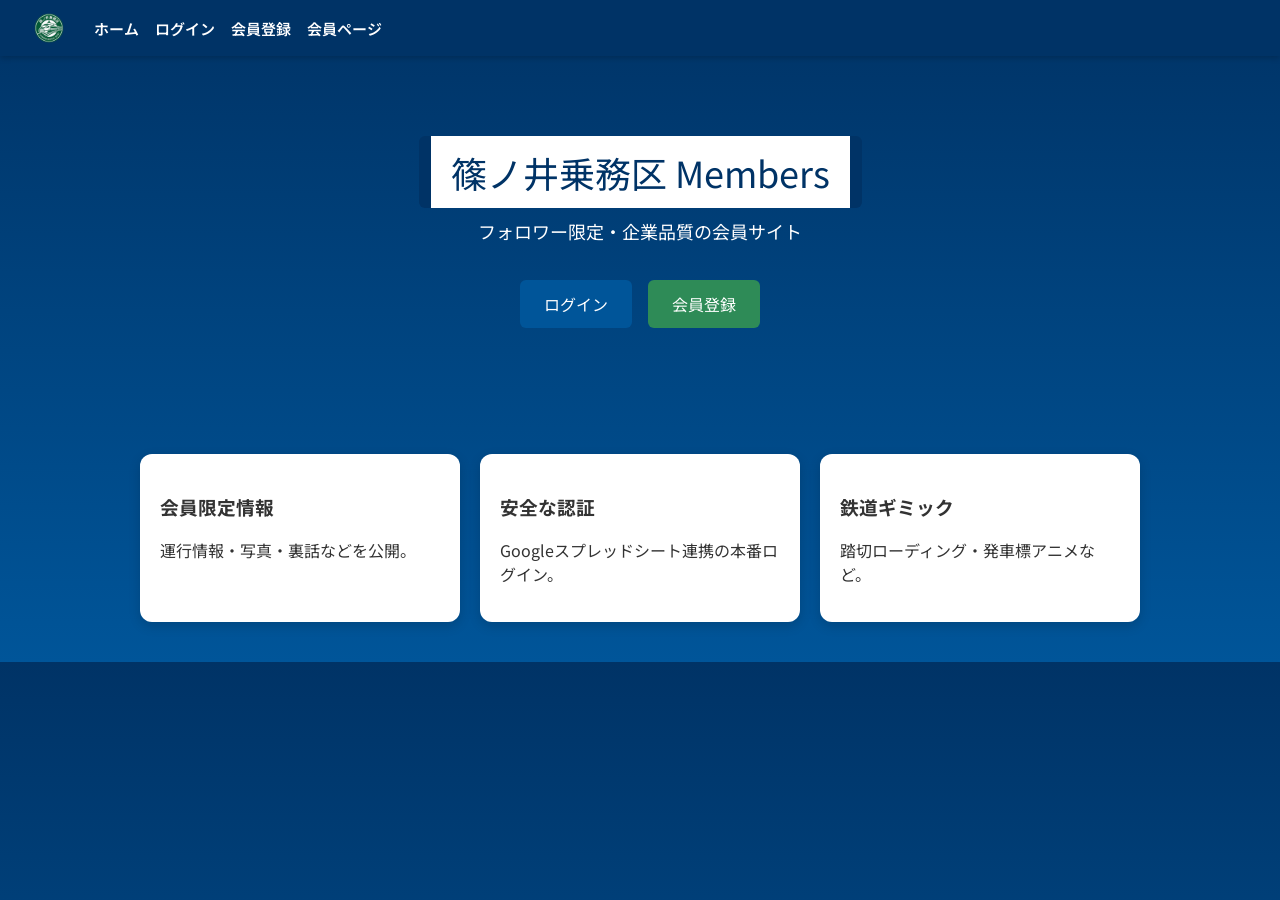
<file: index.html>
<!DOCTYPE html>
<html lang="ja">
<head>
    <meta charset="UTF-8">
    <title>篠ノ井乗務区 Members</title>
    <meta name="viewport" content="width=device-width, initial-scale=1">

    <!-- フォント -->
    <link href="https://fonts.googleapis.com/css2?family=Noto+Sans+JP:wght@400;700&family=Inter:wght@400;700&display=swap" rel="stylesheet">

    <!-- CSS -->
    <link rel="stylesheet" href="assets/css/style.css">
</head>
<body>

<!-- 🔶 踏切ローディング（黄色） -->
<div id="loading">
    <div class="crossing">
        <div class="light"></div>
        <div class="light"></div>
        <div class="bar"></div>
        <div class="bar"></div>
        <p class="loading-text">読み込み中...</p>
    </div>
</div>

<!-- 🔷 ヘッダー（企業サイト風） -->
<header class="header">
    <img src="assets/img/logo.png" class="logo" alt="篠ノ井乗務区ロゴ">

    <button class="hamburger" id="hamburgerBtn">☰</button>

    <nav id="navMenu">
        <a href="index.html">ホーム</a>
        <a href="login.html">ログイン</a>
        <a href="register.html">会員登録</a>
        <a href="members.html">会員ページ</a>
    </nav>
</header>

<!-- 🔷 ヒーローセクション（企業サイト × 鉄道） -->
<main class="hero">
    <div class="station-title">篠ノ井乗務区 Members</div>
    <p class="hero-sub">フォロワー限定・企業品質の会員サイト</p>

    <div class="hero-buttons">
        <a href="login.html" class="btn">ログイン</a>
        <a href="register.html" class="btn secondary">会員登録</a>
    </div>
</main>

<!-- 🔷 サービス紹介（カードUI） -->
<section class="cards">
    <div class="card">
        <h3>会員限定情報</h3>
        <p>運行情報・写真・裏話などを公開。</p>
    </div>

    <div class="card">
        <h3>安全な認証</h3>
        <p>Googleスプレッドシート連携の本番ログイン。</p>
    </div>

    <div class="card">
        <h3>鉄道ギミック</h3>
        <p>踏切ローディング・発車標アニメなど。</p>
    </div>
</section>

<!-- JS -->
<script src="assets/js/app.js"></script>

</body>
</html>
</file>
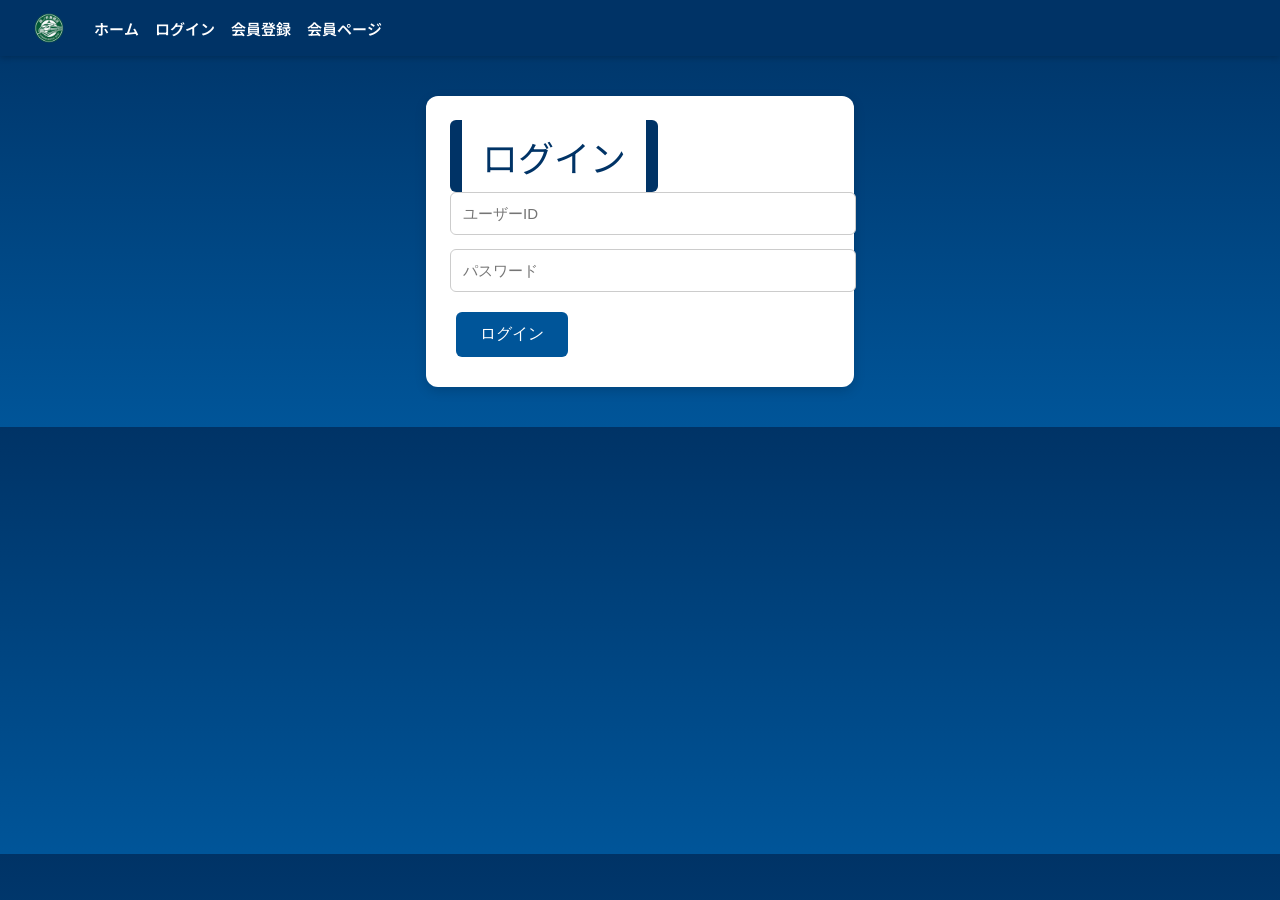
<file: login.html>
<!DOCTYPE html>
<html lang="ja">
<head>
    <meta charset="UTF-8">
    <title>ログイン - 篠ノ井乗務区 Members</title>
    <meta name="viewport" content="width=device-width, initial-scale=1">

    <!-- フォント -->
    <link href="https://fonts.googleapis.com/css2?family=Noto+Sans+JP:wght@400;700&family=Inter:wght@400;700&display=swap" rel="stylesheet">

    <!-- CSS -->
    <link rel="stylesheet" href="assets/css/style.css">
</head>
<body>

<!-- 🔶 踏切ローディング -->
<div id="loading">
    <div class="crossing">
        <div class="light"></div>
        <div class="light"></div>
        <div class="bar"></div>
        <div class="bar"></div>
        <p class="loading-text">読み込み中...</p>
    </div>
</div>

<!-- 🔷 ヘッダー -->
<header class="header">
    <img src="assets/img/logo.png" class="logo" alt="篠ノ井乗務区ロゴ">

    <button class="hamburger" id="hamburgerBtn">☰</button>

    <nav id="navMenu">
        <a href="index.html">ホーム</a>
        <a href="login.html">ログイン</a>
        <a href="register.html">会員登録</a>
        <a href="members.html">会員ページ</a>
    </nav>
</header>

<!-- 🔷 ログインフォーム -->
<main class="form-box">
    <div class="station-title">ログイン</div>

    <form id="loginForm">
        <input type="text" id="loginId" placeholder="ユーザーID" required>
        <input type="password" id="loginPw" placeholder="パスワード" required>
        <button class="btn" type="submit">ログイン</button>
    </form>

    <!-- エラーUI（カード型） -->
    <div id="loginError" class="alert hidden">
        <span class="alert-title">ログインに失敗しました</span>
        <span class="alert-text">IDまたはパスワードが違います。</span>
    </div>
</main>

<!-- JS -->
<script src="assets/js/app.js"></script>

</body>
</html>
</file>
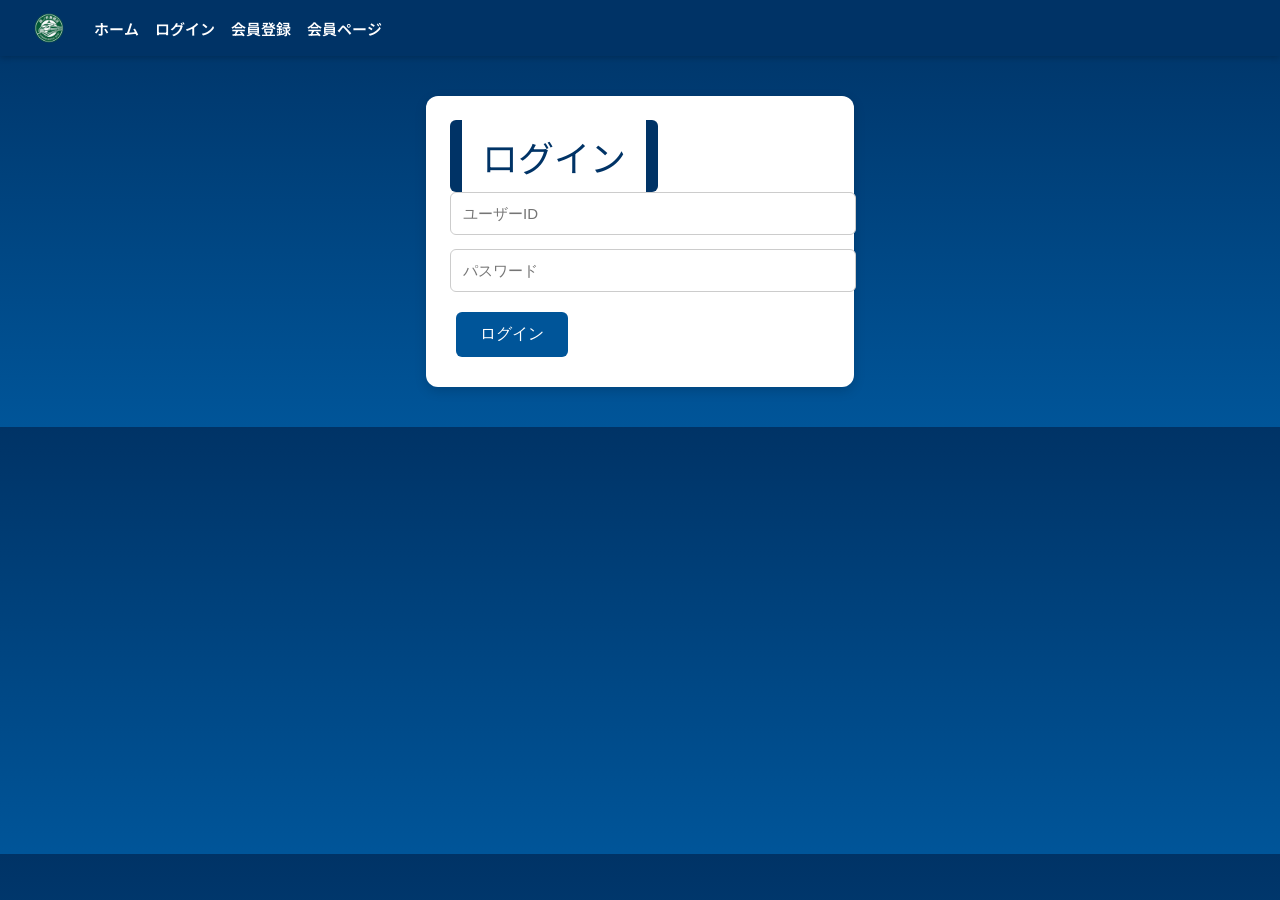
<file: members.html>
<!DOCTYPE html>
<html lang="ja">
<head>
    <meta charset="UTF-8">
    <title>会員ページ - 篠ノ井乗務区 Members</title>
    <meta name="viewport" content="width=device-width, initial-scale=1">

    <!-- フォント -->
    <link href="https://fonts.googleapis.com/css2?family=Noto+Sans+JP:wght@400;700&family=Inter:wght@400;700&display=swap" rel="stylesheet">

    <!-- CSS -->
    <link rel="stylesheet" href="assets/css/style.css">
</head>
<body>

<!-- 🔶 踏切ローディング -->
<div id="loading">
    <div class="crossing">
        <div class="light"></div>
        <div class="light"></div>
        <div class="bar"></div>
        <div class="bar"></div>
        <p class="loading-text">読み込み中...</p>
    </div>
</div>

<!-- 🔷 ヘッダー -->
<header class="header">
    <img src="assets/img/logo.png" class="logo" alt="篠ノ井乗務区ロゴ">

    <button class="hamburger" id="hamburgerBtn">☰</button>

    <nav id="navMenu">
        <a href="index.html">ホーム</a>
        <a href="login.html">ログイン</a>
        <a href="register.html">会員登録</a>
        <a href="members.html">会員ページ</a>
    </nav>
</header>

<!-- 🔷 会員ページ本体 -->
<main class="members">

    <div class="station-title">会員専用ページ</div>

    <p class="welcome-text">
        ようこそ、<span id="userName"></span> さん。
    </p>

    <!-- 🔶 鉄道ギミック：運行情報ダッシュボード -->
    <div class="train-status card">
        <h3>運行情報</h3>
        <p>篠ノ井線：平常運転</p>
        <p>信越本線：遅延なし</p>
        <p>しなの鉄道：平常運転</p>
    </div>

    <!-- 🔶 会員専用コンテンツ -->
    <div class="card">
        <h3>会員限定コンテンツ</h3>
        <p>ここに運行情報・写真・裏話などを掲載できます。</p>
    </div>

    <!-- 🔶 ログアウト -->
    <button id="logoutBtn" class="btn secondary">ログアウト</button>

</main>

<!-- JS -->
<script src="assets/js/app.js"></script>

</body>
</html>
</file>
<file: assets/css/style.css>
/* ============================
   基本設定（企業サイト品質）
============================ */
body {
    margin: 0;
    font-family: 'Noto Sans JP', 'Inter', sans-serif;
    background: linear-gradient(#003366, #005599);
    color: #333;
}

/* ============================
   ヘッダー（企業サイト風）
============================ */
.header {
    background: #003366;
    color: #fff;
    padding: 10px 16px;
    display: flex;
    align-items: center;
    position: sticky;
    top: 0;
    z-index: 1000;
    box-shadow: 0 2px 6px rgba(0,0,0,0.2);
}

.logo {
    height: 36px;
    margin-right: 12px;
}

nav {
    display: flex;
    gap: 16px;
}

nav a {
    color: #fff;
    text-decoration: none;
    font-size: 15px;
    font-weight: 600;
}

.hamburger {
    margin-left: auto;
    background: none;
    border: none;
    color: #fff;
    font-size: 26px;
    display: none;
    cursor: pointer;
    transition: transform 0.3s ease;
}

.hamburger.open {
    transform: rotate(90deg);
}

/* ============================
   ヒーローセクション
============================ */
.hero {
    text-align: center;
    padding: 80px 20px;
    color: #fff;
}

.station-title {
    font-size: 36px;
    background: #fff;
    color: #003366;
    display: inline-block;
    padding: 10px 20px;
    border-left: 12px solid #003366;
    border-right: 12px solid #003366;
    border-radius: 6px;
    animation: fadeIn 1s ease;
}

.hero-sub {
    margin-top: 10px;
    font-size: 18px;
}

.hero-buttons {
    margin-top: 30px;
}

/* ============================
   ボタン
============================ */
.btn {
    display: inline-block;
    padding: 12px 24px;
    background: #005599;
    color: #fff;
    border-radius: 6px;
    border: none;
    text-decoration: none;
    cursor: pointer;
    font-size: 16px;
    margin: 6px;
    transition: background 0.3s ease;
}

.btn:hover {
    background: #004080;
}

.secondary {
    background: #2e8b57;
}

.secondary:hover {
    background: #256f46;
}

/* ============================
   カードUI（企業サイト品質）
============================ */
.cards {
    display: flex;
    justify-content: center;
    gap: 20px;
    padding: 40px 20px;
    flex-wrap: wrap;
}

.card {
    background: #fff;
    padding: 20px;
    border-radius: 12px;
    width: 280px;
    box-shadow: 0 4px 12px rgba(0,0,0,0.15);
    animation: fadeIn 1s ease;
}

/* ============================
   フォーム
============================ */
.form-box {
    max-width: 380px;
    margin: 40px auto;
    padding: 24px;
    background: #fff;
    border-radius: 12px;
    box-shadow: 0 4px 12px rgba(0,0,0,0.15);
}

input {
    width: 100%;
    padding: 12px;
    margin-bottom: 14px;
    border-radius: 6px;
    border: 1px solid #ccc;
    font-size: 15px;
}

/* ============================
   エラーUI（カード型）
============================ */
.alert {
    margin-top: 12px;
    padding: 12px 14px;
    border-radius: 8px;
    background: #ffe5e5;
    border: 1px solid #ff9999;
    color: #660000;
    font-size: 14px;
}

.alert-title {
    font-weight: 700;
}

.alert-text {
    margin-top: 4px;
}

.hidden {
    display: none;
}

/* ============================
   会員ページ
============================ */
.members {
    max-width: 700px;
    margin: 40px auto;
    padding: 20px;
}

.welcome-text {
    font-size: 18px;
    margin-bottom: 20px;
}

/* 運行情報ダッシュボード */
.train-status {
    margin-bottom: 20px;
}

/* ============================
   踏切ローディング（黄色）
============================ */
#loading {
    position: fixed;
    inset: 0;
    background: rgba(0,0,0,0.65);
    display: flex;
    align-items: center;
    justify-content: center;
    z-index: 2000;
    transition: opacity 0.6s ease;
}

.crossing {
    text-align: center;
    color: #fff;
}

.crossing .light {
    width: 40px;
    height: 40px;
    background: #fff200;
    border-radius: 50%;
    margin: 10px auto;
    animation: blink 0.6s infinite;
}

.crossing .bar {
    width: 220px;
    height: 12px;
    background: yellow;
    margin: 6px auto;
    animation: barMove 1s infinite alternate;
}

.loading-text {
    margin-top: 10px;
    font-size: 18px;
}

/* 点滅ライト */
@keyframes blink {
    0% { background: #fff200; }
    50% { background: #ff0000; }
    100% { background: #fff200; }
}

/* 踏切バー左右アニメ */
@keyframes barMove {
    from { transform: translateX(-20px); }
    to { transform: translateX(20px); }
}

/* ============================
   アニメーション
============================ */
@keyframes fadeIn {
    from { opacity: 0; transform: translateY(10px); }
    to { opacity: 1; transform: translateY(0); }
}

/* ============================
   スマホ対応
============================ */
@media (max-width: 768px) {
    nav {
        display: none;
        flex-direction: column;
        background: #003366;
        padding: 10px 16px;
    }

    .hamburger {
        display: block;
    }

    .cards {
        flex-direction: column;
        align-items: center;
    }
}
</file>
